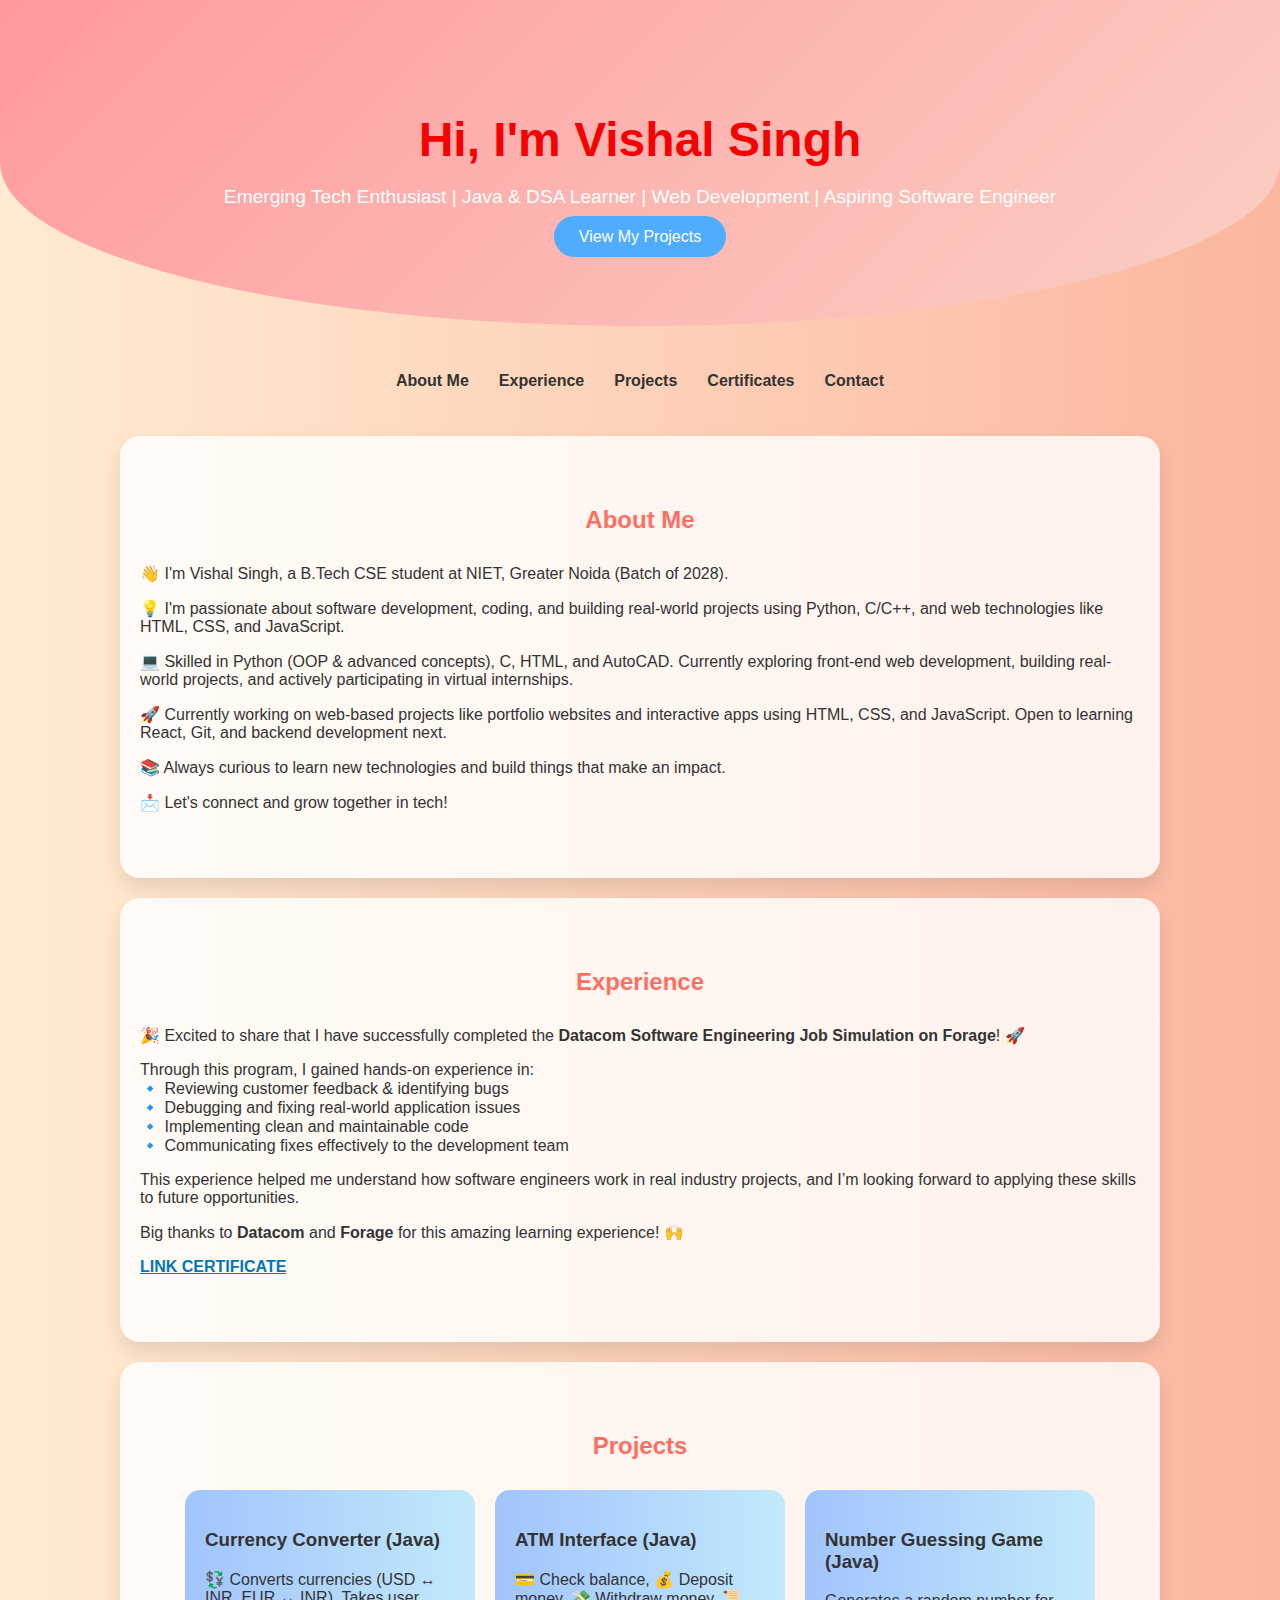
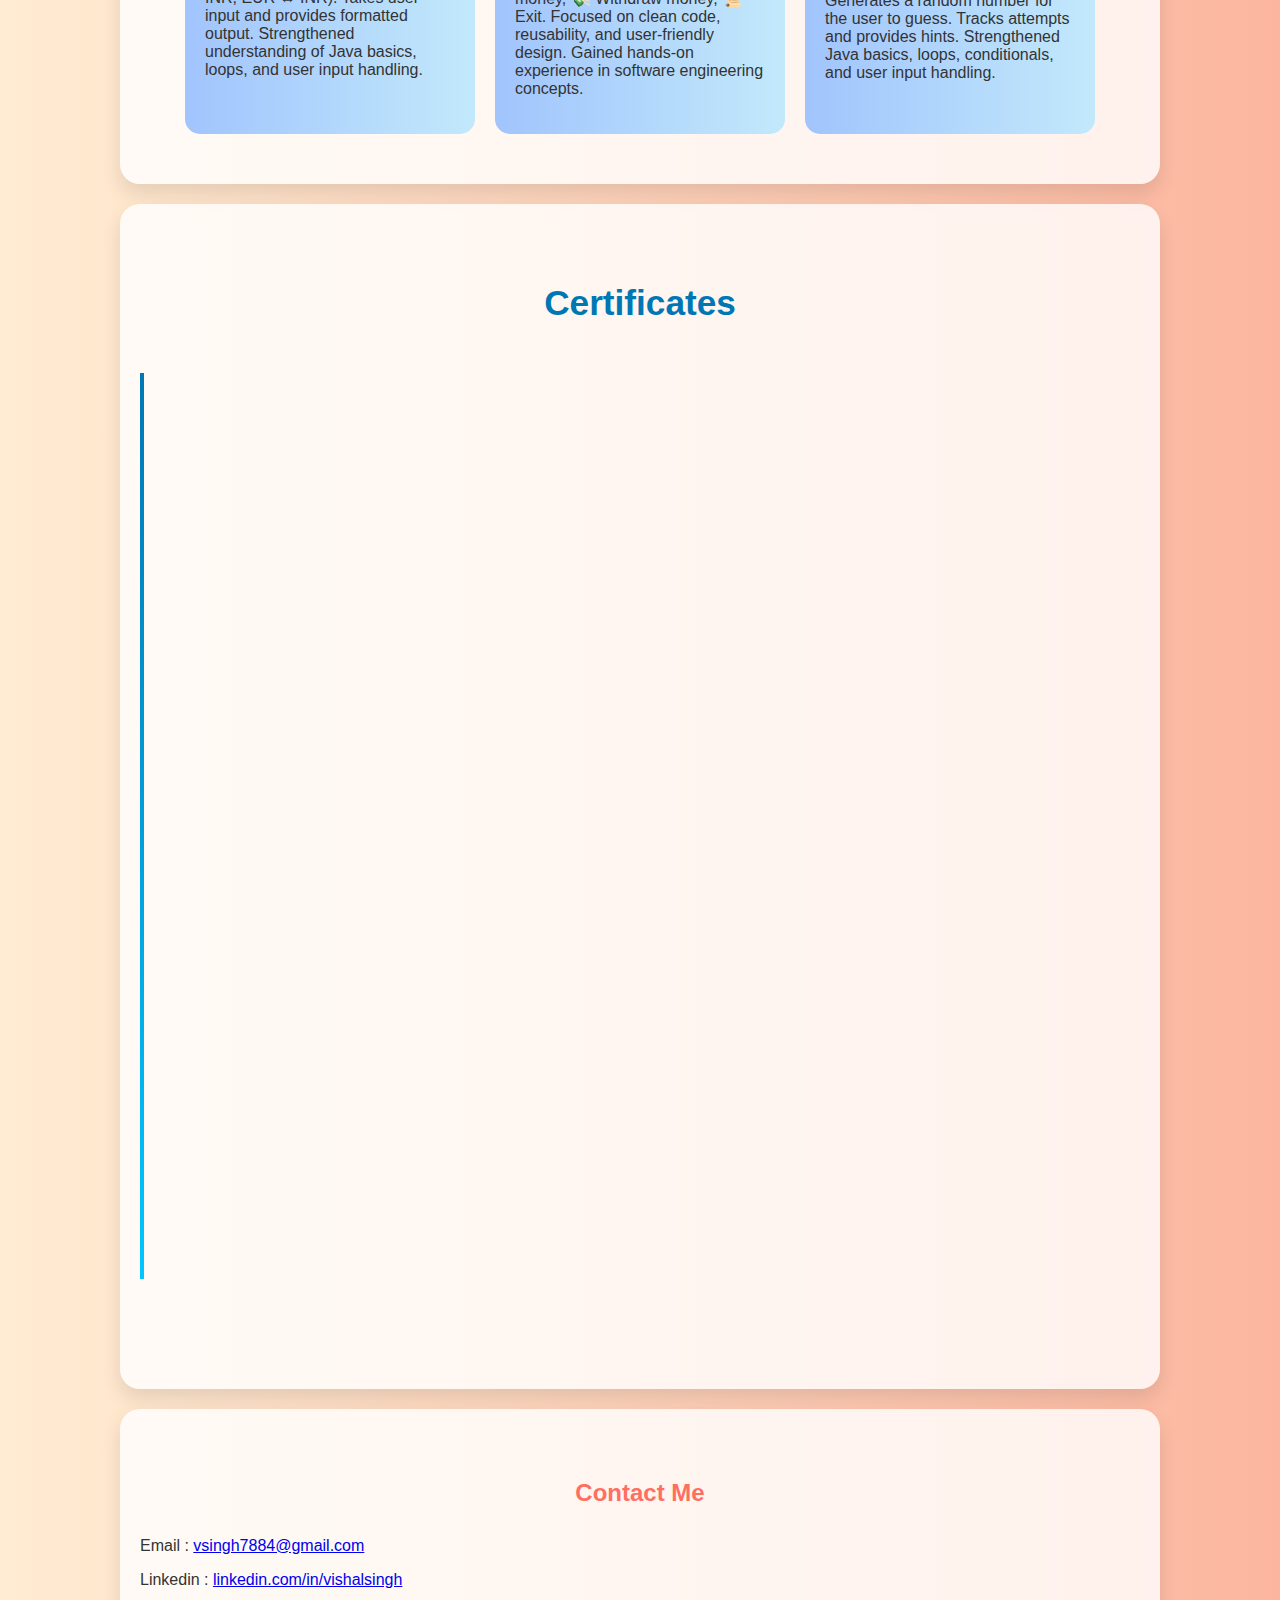
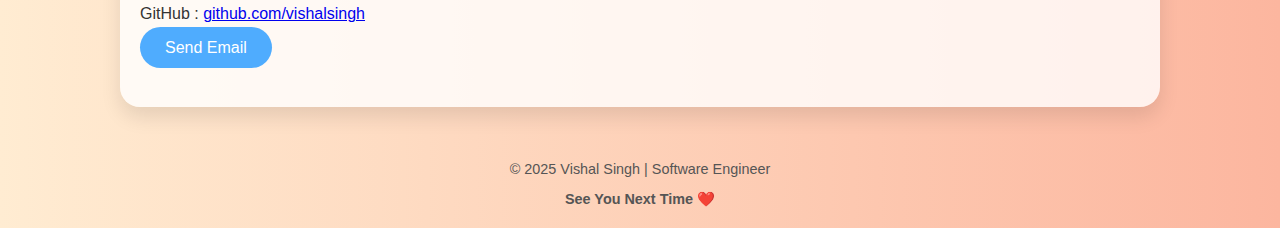
<file: index.html>
<!DOCTYPE html>
<html lang="en">
<head>
    <meta charset="UTF-8">
    <meta name="viewport" content="width=device-width, initial-scale=1.0">
    <title>Vishal Singh | Portfolio</title>
    <link rel="stylesheet" href="style.css">
</head>
<body>
    <header>
        <h1>Hi, I'm Vishal Singh</h1>
        <style>
            h1 {
                color: rgb(245, 1, 1);
            }
        </style>
        <p style="color: white" > Emerging Tech Enthusiast | Java & DSA Learner | Web Development | Aspiring Software Engineer </p>
        <a href="projects.html" class="btn">View My Projects</a>
    </header>

    <nav>
        <ul>
            <li><a href="#about">About Me</a></li>
            <li><a href="#experience">Experience</a></li>
            <li><a href="#projects-section">Projects</a></li>
            <li><a href="#certificates">Certificates</a></li>
            <li><a href="#contact">Contact</a></li>
        </ul>
    </nav>

    <section id="about">
        <h2>About Me</h2>
        <p>👋 I'm Vishal Singh, a B.Tech CSE student at NIET, Greater Noida (Batch of 2028).</p>
        <p>💡 I'm passionate about software development, coding, and building real-world projects using Python, C/C++, and web technologies like HTML, CSS, and JavaScript.</p>
        <p>💻 Skilled in Python (OOP & advanced concepts), C, HTML, and AutoCAD. Currently exploring front-end web development, building real-world projects, and actively participating in virtual internships.</p>
        <p>🚀 Currently working on web-based projects like portfolio websites and interactive apps using HTML, CSS, and JavaScript. Open to learning React, Git, and backend development next.</p>
        <p>📚 Always curious to learn new technologies and build things that make an impact.</p>
        <p>📩 Let's connect and grow together in tech!</p>
    </section>

   

 <section id="experience">
  <h2>Experience</h2>
  <p>
    🎉 Excited to share that I have successfully completed the 
    <strong>Datacom Software Engineering Job Simulation on Forage</strong>! 🚀
  </p>
  <p>
    Through this program, I gained hands-on experience in:
    <br>🔹 Reviewing customer feedback & identifying bugs
    <br>🔹 Debugging and fixing real-world application issues
    <br>🔹 Implementing clean and maintainable code
    <br>🔹 Communicating fixes effectively to the development team
  </p>
  <p>
    This experience helped me understand how software engineers work in real industry projects, 
    and I’m looking forward to applying these skills to future opportunities. 
  </p>
  <p>
    Big thanks to <strong>Datacom</strong> and <strong>Forage</strong> for this amazing learning experience! 🙌
  </p>
  <p>
    <a href="https://www.linkedin.com/posts/vishal-singh-06a216310_software-development-job-simulation-ugcPost-7362193565919203328-sGkA?utm_source=share&utm_medium=member_desktop&rcm=ACoAAE8N0dIBiVpigfQgd--g4EZQWCJp5PWyiXQ" 
       target="_blank" 
       rel="noopener noreferrer" 
       class="certificate-link">
       LINK CERTIFICATE
    </a>
  </p>
</section>

<style>
  .certificate-link {
    color: #0077b5;   /* LinkedIn blue */
    font-weight: bold;
    text-decoration: underline;
  }
  .certificate-link:hover {
    color: #004182;  /* darker blue on hover */
  }
</style>




    <section id="projects-section">
        <h2>Projects</h2>
        <div class="project-list">
            <div class="project" onclick="projectAlert('Currency Converter')">
                <h3>Currency Converter (Java)</h3>
                <p>💱 Converts currencies (USD ↔ INR, EUR ↔ INR). Takes user input and provides formatted output. Strengthened understanding of Java basics, loops, and user input handling.</p>
            </div>

            <div class="project" onclick="projectAlert('ATM Interface')">
                <h3>ATM Interface (Java)</h3>
                <p>💳 Check balance, 💰 Deposit money, 💸 Withdraw money, 📜 Exit. Focused on clean code, reusability, and user-friendly design. Gained hands-on experience in software engineering concepts.</p>
            </div>

            <div class="project" onclick="projectAlert('Number Guessing Game')">
                <h3>Number Guessing Game (Java)</h3>
                <p>Generates a random number for the user to guess. Tracks attempts and provides hints. Strengthened Java basics, loops, conditionals, and user input handling.</p>
            </div>
        </div>
    </section>

 

<section id="certificates">
  <h2 style="text-align:center; margin-bottom:50px; font-size:2.2em; color: #0077b5;">Certificates</h2>

  <div class="timeline-advanced">

    <!-- Certificate 1 -->
    <div class="timeline-item advanced animate-left">
      <div class="timeline-icon" style="background: linear-gradient(135deg, #f12711, #f5af19);">🎉</div>
      <div class="timeline-content">
        <h3>Java (Basic) Certificate - HackerRank 🏆</h3>
        <ul>
          <li>✔ Java fundamentals</li>
          <li>✔ OOP principles</li>
          <li>✔ Conditionals & loops</li>
          <li>✔ Problem-solving with real-world coding challenges 💻✨</li>
        </ul>
        <p>Excited to apply these skills in real-world projects and advance my journey as a developer 🚀</p>
        <a href="https://www.linkedin.com/posts/vishal-singh-06a216310_certificate-ugcPost-7362799297433661440-xQ_4?utm_source=share&utm_medium=member_desktop&rcm=ACoAAE8N0dIBiVpigfQgd--g4EZQWCJp5PWyiXQ" target="_blank" class="certificate-btn-advanced">LINK CERTIFICATE</a>
      </div>
    </div>

    <!-- Certificate 2 -->
    <div class="timeline-item advanced animate-right">
      <div class="timeline-icon" style="background: linear-gradient(135deg, #00c6ff, #0072ff);">🌟</div>
      <div class="timeline-content">
        <h3>Mind Merge Event Participation - NIET SCSIT 🏆</h3>
        <ul>
          <li>🎯 Aptitude & Grammar</li>
          <li>🎯 Coding</li>
        </ul>
        <p>Improved skills and gained confidence for the future ✨</p>
        <a href="https://www.linkedin.com/posts/vishal-singh-06a216310_certificate-activity-7369048962592350208-EUJQ?utm_source=share&utm_medium=member_desktop&rcm=ACoAAE8N0dIBiVpigfQgd--g4EZQWCJp5PWyiXQ" target="_blank" class="certificate-btn-advanced">LINK CERTIFICATE</a>
      </div>
    </div>

    <!-- Certificate 3 -->
    <div class="timeline-item advanced animate-left">
      <div class="timeline-icon" style="background: linear-gradient(135deg, #f953c6, #b91d73);">🎓</div>
      <div class="timeline-content">
        <h3>Data Structures & Algorithms using Python - Part 1 - Infosys</h3>
        <ul>
          <li>🔹 Core Data Structures</li>
          <li>🔹 Algorithmic Thinking</li>
          <li>🔹 Problem-Solving using Python</li>
        </ul>
        <p>Strengthened DSA foundation and enhanced software development skills 🙌</p>
        <a href="https://www.linkedin.com/posts/vishal-singh-06a216310_dsa-python-infosys-activity-7363648007319285760-YESa?utm_source=share&utm_medium=member_desktop&rcm=ACoAAE8N0dIBiVpigfQgd--g4EZQWCJp5PWyiXQ" target="_blank" class="certificate-btn-advanced">LINK CERTIFICATE</a>
      </div>
    </div>

  </div>
</section>

<style>
/* Timeline container */
.timeline-advanced {
  position: relative;
  margin: 50px 0;
  padding-left: 40px;
  border-left: 4px solid;
  border-image: linear-gradient(to bottom, #0077b5, #00c6ff) 1;
}

/* Timeline item */
.timeline-item.advanced {
  position: relative;
  margin-bottom: 60px;
  padding-left: 50px;
  opacity: 0;
  transform: translateX(-70px);
  transition: all 1s cubic-bezier(.17,.67,.83,.67);
}

.timeline-item.advanced.animate-right {
  transform: translateX(70px);
}

/* Timeline icons */
.timeline-icon {
  position: absolute;
  left: -30px;
  top: 0;
  width: 50px;
  height: 50px;
  color: white;
  font-size: 22px;
  border-radius: 50%;
  text-align: center;
  line-height: 50px;
  box-shadow: 0 4px 15px rgba(0,0,0,0.3);
  transition: transform 0.4s ease;
}

/* Timeline content */
.timeline-content {
  background: rgba(255,255,255,0.95);
  padding: 22px 25px;
  border-radius: 15px;
  box-shadow: 0 10px 25px rgba(0,0,0,0.15);
  transition: transform 0.3s ease, box-shadow 0.3s ease;
}

.timeline-content:hover {
  transform: scale(1.03);
  box-shadow: 0 12px 30px rgba(0,0,0,0.25);
}

/* Headings */
.timeline-content h3 {
  margin-bottom: 12px;
  font-size: 1.5em;
  color: #222;
}

/* Bullets */
.timeline-content ul {
  margin-bottom: 15px;
  padding-left: 20px;
}

.timeline-content li {
  margin-bottom: 6px;
  font-size: 15px;
}

/* Paragraphs */
.timeline-content p {
  font-size: 14.5px;
  color: #555;
  margin-bottom: 10px;
}

/* Buttons */
.certificate-btn-advanced {
  display: inline-block;
  padding: 10px 20px;
  background: linear-gradient(135deg, #0077b5, #00c6ff);
  color: white;
  border-radius: 8px;
  font-weight: bold;
  text-decoration: none;
  overflow: hidden;
  position: relative;
  transition: all 0.3s ease;
}

.certificate-btn-advanced:hover {
  transform: scale(1.1);
  box-shadow: 0 6px 20px rgba(0,0,0,0.3);
}

.certificate-btn-advanced::after {
  content: '';
  position: absolute;
  top: 0;
  left: -75%;
  width: 50%;
  height: 100%;
  background: rgba(255,255,255,0.3);
  transform: skewX(-25deg);
  transition: all 0.5s ease;
}

.certificate-btn-advanced:hover::after {
  left: 150%;
}

/* Visible animation */
.timeline-item.advanced.visible {
  opacity: 1;
  transform: translateX(0);
}

/* Responsive */
@media(max-width: 700px){
  .timeline-advanced {
    padding-left: 20px;
    border-left: 3px solid;
  }
  .timeline-item.advanced {
    padding-left: 40px;
  }
  .timeline-icon {
    left: -25px;
    width: 45px;
    height: 45px;
    line-height: 45px;
    font-size: 20px;
  }
}
</style>

<script>
// Scroll animation using Intersection Observer
const advancedItems = document.querySelectorAll('.timeline-item.advanced');
const observerAdvanced = new IntersectionObserver((entries, observer) => {
  entries.forEach(entry => {
    if(entry.isIntersecting){
      entry.target.classList.add('visible');
      observer.unobserve(entry.target);
    }
  });
}, { threshold: 0.2 });
advancedItems.forEach(item => observerAdvanced.observe(item));
</script>



    <section id="contact">
        <h2>Contact Me</h2>
        <p>Email : <a href="mailto:vsingh7884@gmail.com">vsingh7884@gmail.com</a></p>
    
        <p>Linkedin : <a href="https://www.linkedin.com/in/vishal-singh-06a216310/" target="_blank">linkedin.com/in/vishalsingh</a></p>

        <p>GitHub : <a href="https://github.com/vishalsingh9151" target="_blank">github.com/vishalsingh</a></p>
        <a href="vsingh7884@gmail.com" class="btn">Send Email</a>
    </section>

    <footer>
        <p>&copy; 2025 Vishal Singh | Software Engineer</p> 
        <middle> <b>See You Next Time ❤️ </b> </middle>
    </footer>

    <script src="script.js"></script>
</body>
</html>
</file>
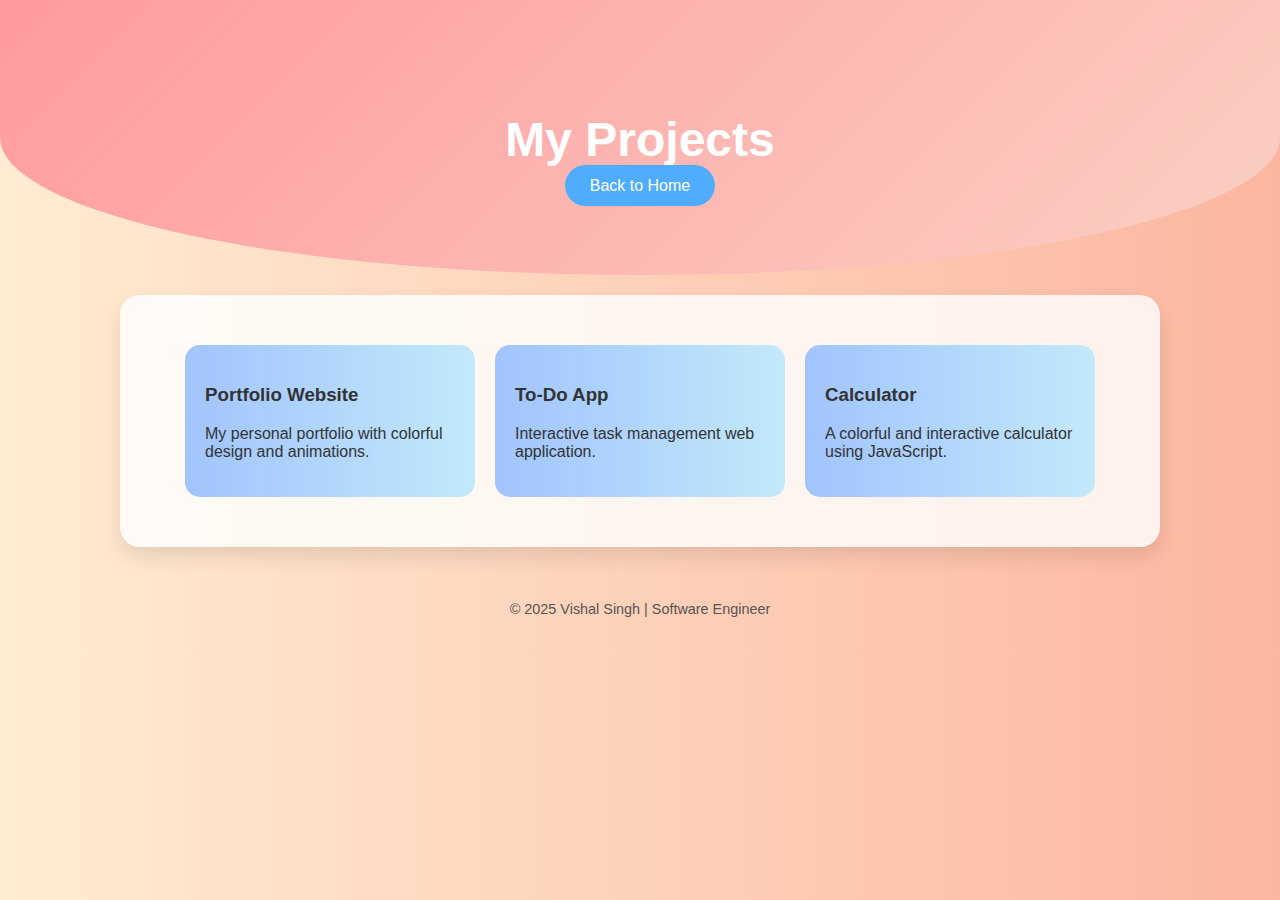
<file: projects.html>
<!DOCTYPE html>
<html lang="en">
<head>
    <meta charset="UTF-8">
    <meta name="viewport" content="width=device-width, initial-scale=1.0">
    <title>Vishal Singh | Projects</title>
    <link rel="stylesheet" href="style.css">
</head>
<body>
    <header>
        <h1>My Projects</h1>
        <a href="index.html" class="btn">Back to Home</a>
    </header>

    <section id="projects">
        <div class="project-list">
            <div class="project" onclick="projectAlert('Portfolio Website')">
                <h3>Portfolio Website</h3>
                <p>My personal portfolio with colorful design and animations.</p>
            </div>
            <div class="project" onclick="projectAlert('To-Do App')">
                <h3>To-Do App</h3>
                <p>Interactive task management web application.</p>
            </div>
            <div class="project" onclick="projectAlert('Calculator')">
                <h3>Calculator</h3>
                <p>A colorful and interactive calculator using JavaScript.</p>
            </div>
        </div>
    </section>

    <footer>
        <p>&copy; 2025 Vishal Singh | Software Engineer</p>
    </footer>

    <script src="script.js"></script>
</body>
</html>
</file>
<file: style.css>
/* General Styles */


body {
    font-family: 'Segoe UI', Tahoma, Geneva, Verdana, sans-serif;
    background: linear-gradient(to right, #ffecd2, #fcb69f);
    margin: 0;
    padding: 0;
    color: #333;
    scroll-behavior: smooth;
}

header {
    text-align: center;
    padding: 80px 20px;
    background: linear-gradient(135deg, #ff9a9e, #fad0c4);
    border-radius: 0 0 50% 50%;
    color: #fff;
}

header h1 {
    font-size: 3rem;
    margin-bottom: 10px;
}

header p {
    font-size: 1.2rem;
    margin-bottom: 20px;
}

.btn {
    background-color: #4facfe;
    color: white;
    padding: 12px 25px;
    text-decoration: none;
    border-radius: 30px;
    transition: all 0.3s ease;
}

.btn:hover {
    background-color: #00f2fe;
    transform: scale(1.1);
}

nav {
    text-align: center;
    margin: 30px 0;
}

nav ul {
    list-style: none;
    display: inline-flex;
    gap: 30px;
    padding: 0;
}

nav a {
    text-decoration: none;
    font-weight: bold;
    color: #333;
    transition: 0.3s;
}

nav a:hover {
    color: #4facfe;
}

/* Sections */
section {
    padding: 50px 20px;
    background-color: rgba(255,255,255,0.8);
    margin: 20px auto;
    border-radius: 20px;
    max-width: 1000px;
    box-shadow: 0 10px 20px rgba(0,0,0,0.1);
}

h2 {
    text-align: center;
    margin-bottom: 30px;
    color: #ff6f61;
}

/* Skills */
.skill-container {
    display: flex;
    justify-content: center;
    gap: 15px;
    flex-wrap: wrap;
}

.skill {
    padding: 15px 25px;
    border-radius: 20px;
    font-weight: bold;
    color: #333;
    transition: transform 0.3s;
}

.skill:hover {
    transform: scale(1.2);
}

/* Projects */
.project-list {
    display: flex;
    justify-content: center;
    flex-wrap: wrap;
    gap: 20px;
}

.project {
    background: linear-gradient(to right, #a1c4fd, #c2e9fb);
    padding: 20px;
    border-radius: 15px;
    width: 250px;
    cursor: pointer;
    transition: transform 0.3s, box-shadow 0.3s;
}

.project:hover {
    transform: scale(1.1);
    box-shadow: 0 10px 20px rgba(0,0,0,0.2);
}

/* Footer */
footer {
    text-align: center;
    padding: 20px;
    font-size: 0.9rem;
    color: #555;
}
</file>
